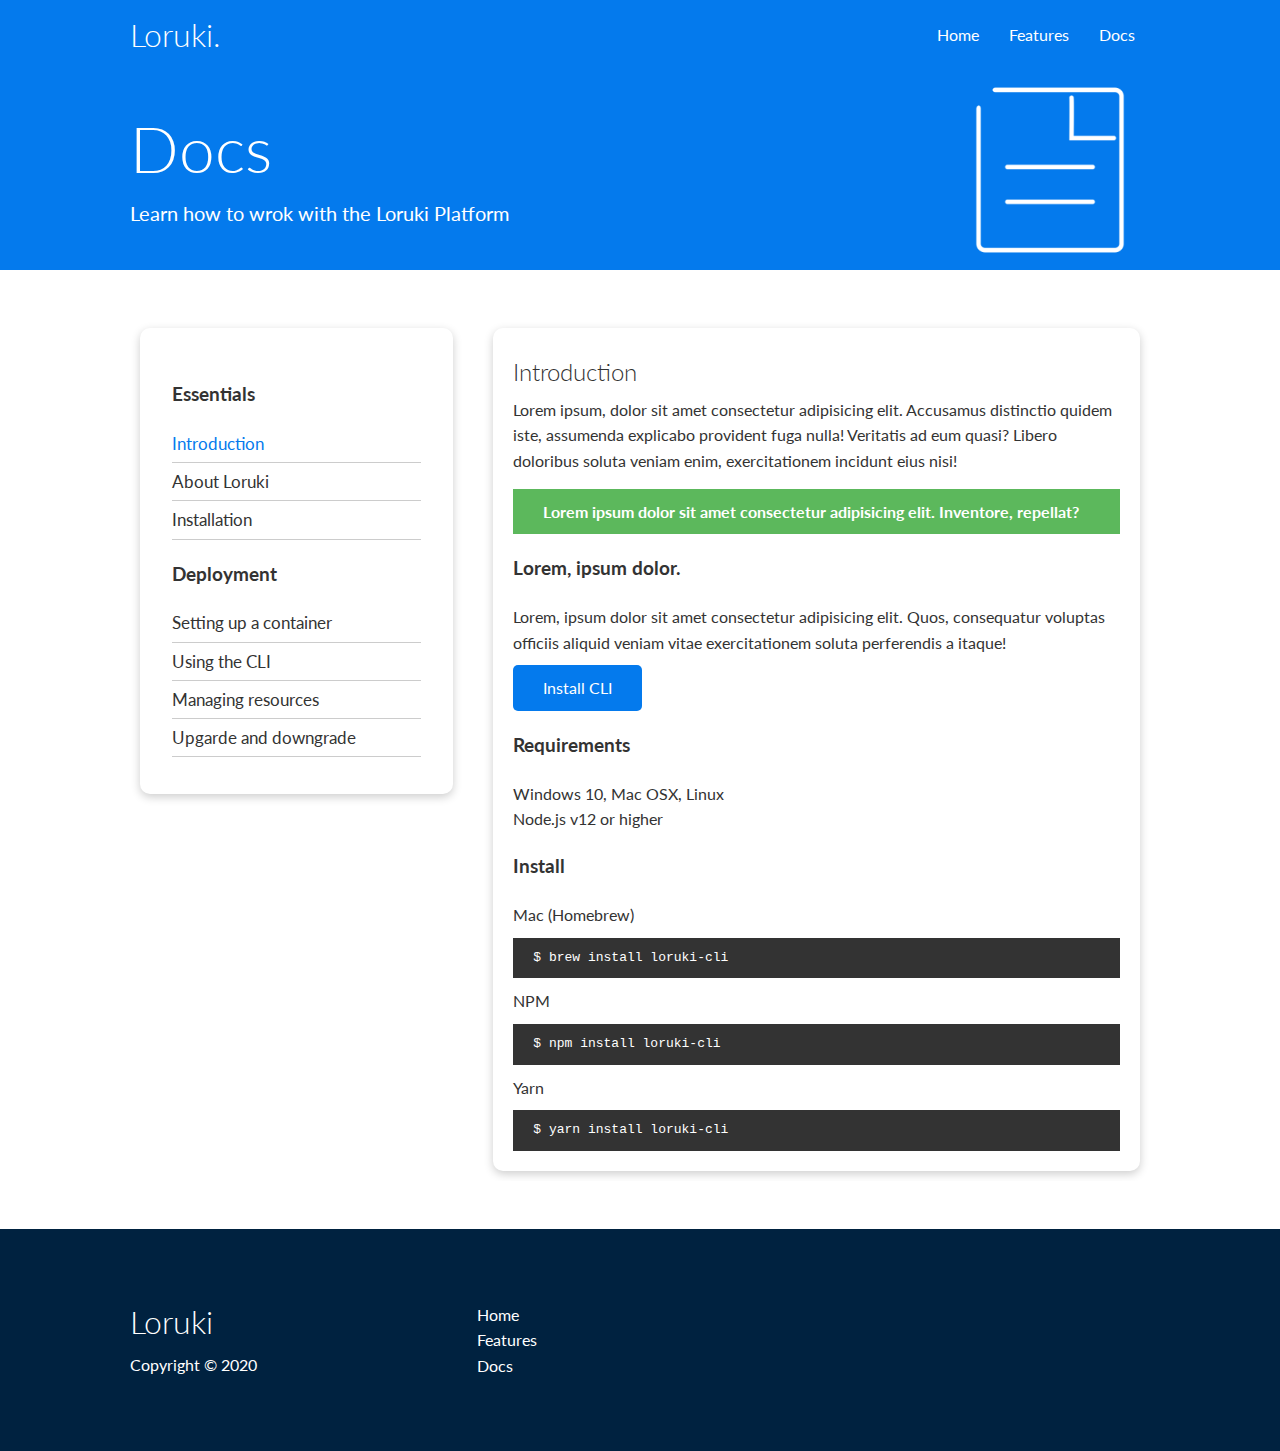
<file: docs.html>
<!DOCTYPE html>
<html lang="en">
<head>
    <meta charset="UTF-8">
    <meta http-equiv="X-UA-Compatible" content="IE=edge">
    <meta name="viewport" content="width=device-width, initial-scale=1.0">
    <link rel="stylesheet" href="css/style.css">
    <link rel="stylesheet" href="https://cdnjs.cloudflare.com/ajax/libs/font-awesome/5.15.3/css/all.min.css" integrity="sha512-iBBXm8fW90+nuLcSKlbmrPcLa0OT92xO1BIsZ+ywDWZCvqsWgccV3gFoRBv0z+8dLJgyAHIhR35VZc2oM/gI1w==" crossorigin="anonymous" referrerpolicy="no-referrer" />
    <title>Loruki | Cloud Hosting For Everyone</title>
</head>
<body>
    <!--navbar-->
    <div class="navbar">
        <div class="container flex">
        <h1 class="logo">Loruki.</h1>
        <nav>
            <ul>
                <li><a href="index.html">Home</a></li>
                <li><a href="features.html">Features</a></li>
                <li><a href="docs.html">Docs</a></li>
            </ul>
        </nav>
    </div>
    </div>

    <!--head-->
    <section class="docs-head bg-primary">
        <div class="container grid">
            <div>
                <h1 class="xl">Docs</h1>
                <p class="lead">
                    Learn how to wrok with the Loruki Platform
                </p>
            </div>
            <img src="images/docs.png">
        </div>
    </section>

    <!--main-->
    <section class="docs-main my-4">
        <div class="container grid">
            <div class="card bg0light p-3">
                <h3 class="my-2">Essentials</h3>
                <nav>
                    <ul>
                        <li><a  class="text-primary" href="#">Introduction</a></li>
                        <li><a href="#">About Loruki</a></li>
                        <li><a href="#">Installation</a></li>
                    </ul>
                </nav>

                <h3 class="my-2">Deployment</h3>
                <nav>
                    <ul>
                        <li><a href="#">Setting up a container</a></li>
                        <li><a href="#">Using the CLI</a></li>
                        <li><a href="#">Managing resources</a></li>
                        <li><a href="#">Upgarde and downgrade</a></li>
                    </ul>
                </nav>
            </div>
            <div class="card">
                <h2>Introduction</h2>
                <p>Lorem ipsum, dolor sit amet consectetur adipisicing elit. Accusamus distinctio quidem iste, assumenda explicabo provident fuga nulla! Veritatis ad eum quasi? Libero doloribus soluta veniam enim, exercitationem incidunt eius nisi!</p>
                <div class="alert alert-success">
                    <i class="fas fa-info"></i>Lorem ipsum dolor sit amet consectetur adipisicing elit. Inventore, repellat?
                </div>
                <h3>Lorem, ipsum dolor.</h3>
                <p>Lorem, ipsum dolor sit amet consectetur adipisicing elit. Quos, consequatur voluptas officiis aliquid veniam vitae exercitationem soluta perferendis a itaque!</p>
                <a href="#" class="btn btn-primary">Install CLI</a>
                <h3>Requirements</h3>
                <ul>
                    <li>Windows 10, Mac OSX, Linux</li>
                    <li>Node.js v12 or higher</li>
                </ul>

                <h3>Install</h3>
                <p>Mac (Homebrew)</p>
                <pre><code>$ brew install loruki-cli</code></pre>
                <p>NPM</p>
                <pre><code>$ npm install loruki-cli</code></pre>
                <p>Yarn</p>
                <pre><code>$ yarn install loruki-cli</code></pre>
            </div>
        </div>
    </section>

    <!--footer-->
    <footer class="footer bg-dark py-5">
        <div class="container grid grid-3">
            <div>
                <h1>Loruki</h1>
                <p>Copyright &copy; 2020</p>
            </div>
            <nav>
                <ul>
                    <li><a href="index.html">Home</a></li>
                    <li><a href="features.html">Features</a></li>
                    <li><a href="docs.html">Docs</a></li>
                </ul>
            </nav>
            <div class="social">
                <a href="#"><i class="fab fa-github fa-2x"></i></a>
                <a href="#"><i class="fab fa-instagram fa-2x"></i></a>
            </div>
        </div>
    </footer>
</body>
</html>
</file>
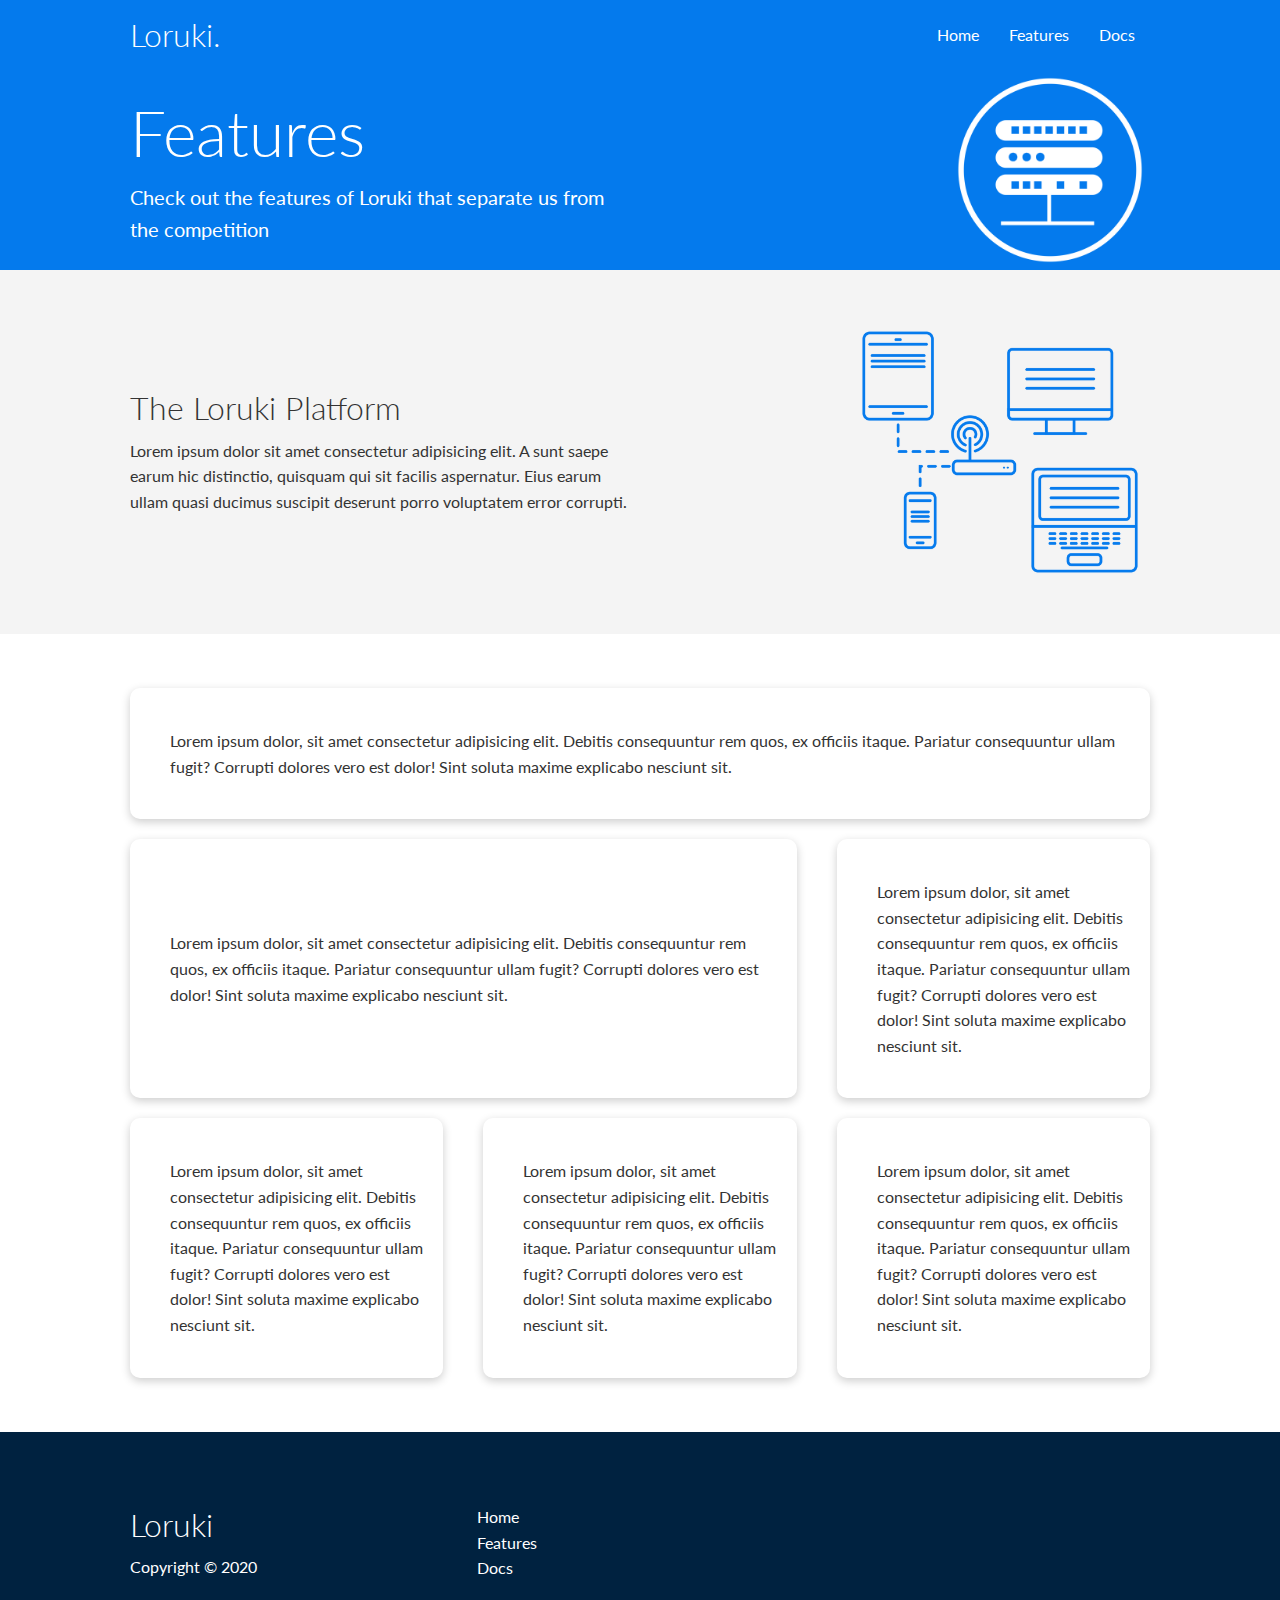
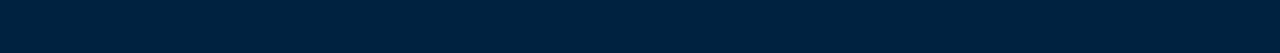
<file: features.html>
<!DOCTYPE html>
<html lang="en">
<head>
    <meta charset="UTF-8">
    <meta http-equiv="X-UA-Compatible" content="IE=edge">
    <meta name="viewport" content="width=device-width, initial-scale=1.0">
    <link rel="stylesheet" href="css/style.css">
    <link rel="stylesheet" href="https://cdnjs.cloudflare.com/ajax/libs/font-awesome/5.15.3/css/all.min.css" integrity="sha512-iBBXm8fW90+nuLcSKlbmrPcLa0OT92xO1BIsZ+ywDWZCvqsWgccV3gFoRBv0z+8dLJgyAHIhR35VZc2oM/gI1w==" crossorigin="anonymous" referrerpolicy="no-referrer" />
    <title>Loruki | Cloud Hosting For Everyone</title>
</head>
<body>
    <!--navbar-->
    <div class="navbar">
        <div class="container flex">
        <h1 class="logo">Loruki.</h1>
        <nav>
            <ul>
                <li><a href="index.html">Home</a></li>
                <li><a href="features.html">Features</a></li>
                <li><a href="docs.html">Docs</a></li>
            </ul>
        </nav>
    </div>
    </div>

    <!--head-->
    <section class="features-head bg-primary">
        <div class="container grid">
            <div>
                <h1 class="xl">Features</h1>
                <p class="lead">
                    Check out the features of Loruki that separate us from the competition
                </p>
            </div>
            <img src="images/server.png">
        </div>
    </section>

    <!--sub head-->
    <section class="features-sub-head bg-light py-3">
        <div class="container grid">
            <div>
                <h1 class="md">The Loruki Platform</h1>
                <p>
                    Lorem ipsum dolor sit amet consectetur adipisicing elit. A sunt saepe earum hic distinctio, quisquam qui sit facilis aspernatur. Eius earum ullam quasi ducimus suscipit deserunt porro voluptatem error corrupti.
                </p>
            </div>
            <img src="images/server2.png">
        </div>
    </section>

    <!--main-->
    <section class="features-main my-2">
        <div class="container grid grid-3">
            <div class="card flex">
                <i class="fas fa-server fa-3x"></i>
                <p>Lorem ipsum dolor, sit amet consectetur adipisicing elit. Debitis consequuntur rem quos, ex officiis itaque. Pariatur consequuntur ullam fugit? Corrupti dolores vero est dolor! Sint soluta maxime explicabo nesciunt sit.</p>
            </div>
            <div class="card flex">
                <i class="fas fa-network-wired fa-3x"></i>
                <p>Lorem ipsum dolor, sit amet consectetur adipisicing elit. Debitis consequuntur rem quos, ex officiis itaque. Pariatur consequuntur ullam fugit? Corrupti dolores vero est dolor! Sint soluta maxime explicabo nesciunt sit.</p>
            </div>
            <div class="card flex">
                <i class="fas fa-server fa-3x"></i>
                <p>Lorem ipsum dolor, sit amet consectetur adipisicing elit. Debitis consequuntur rem quos, ex officiis itaque. Pariatur consequuntur ullam fugit? Corrupti dolores vero est dolor! Sint soluta maxime explicabo nesciunt sit.</p>
            </div>
            <div class="card flex">
                <i class="fas fa-laptop-code fa-3x"></i>
                <p>Lorem ipsum dolor, sit amet consectetur adipisicing elit. Debitis consequuntur rem quos, ex officiis itaque. Pariatur consequuntur ullam fugit? Corrupti dolores vero est dolor! Sint soluta maxime explicabo nesciunt sit.</p>
            </div>
            <div class="card flex">
                <i class="fas fa-database fa-3x"></i>
                <p>Lorem ipsum dolor, sit amet consectetur adipisicing elit. Debitis consequuntur rem quos, ex officiis itaque. Pariatur consequuntur ullam fugit? Corrupti dolores vero est dolor! Sint soluta maxime explicabo nesciunt sit.</p>
            </div>
            <div class="card flex">
                <i class="fas fa-power-off fa-3x"></i>
                <p>Lorem ipsum dolor, sit amet consectetur adipisicing elit. Debitis consequuntur rem quos, ex officiis itaque. Pariatur consequuntur ullam fugit? Corrupti dolores vero est dolor! Sint soluta maxime explicabo nesciunt sit.</p>
            </div>
        </div>
    </section>

    <!--footer-->
    <footer class="footer bg-dark py-5">
        <div class="container grid grid-3">
            <div>
                <h1>Loruki</h1>
                <p>Copyright &copy; 2020</p>
            </div>
            <nav>
                <ul>
                    <li><a href="index.html">Home</a></li>
                    <li><a href="features.html">Features</a></li>
                    <li><a href="docs.html">Docs</a></li>
                </ul>
            </nav>
            <div class="social">
                <a href="#"><i class="fab fa-github fa-2x"></i></a>
                <a href="#"><i class="fab fa-instagram fa-2x"></i></a>
            </div>
        </div>
    </footer>
</body>
</html>
</file>
<file: css/style.css>
@import url('https://fonts.googleapis.com/css2?family=Lato:wght@300&display=swap');

:root {
  --primary-color: #047aed;
  --secondary-color: #1c3fa8;
  --dark-color: #002240;
  --light-color: #f4f4f4;
  --success-color: #5cb85c;
  --error-color: #d9534f;
}

* {
  box-sizing: border-box;
  padding: 0;
  margin: 0;
}

body {
  font-family: 'Lato', sans-serif;
  color: #333;
  line-height: 1.6;
}

ul {
  list-style-type: none;
}

a {
  text-decoration: none;
  color: #333;
}

h1,
h2 {
  font-weight: 300;
  line-height: 1.2;
  margin: 10px 0;
}

p {
  margin: 10px 0;
}

img {
  width: 100%;
}

code,
pre {
  background: #333;
  color: #fff;
  padding: 10px;
}

.hidden {
  visibility: hidden;
  height: 0;
}

/* Navbar */
.navbar {
  background-color: var(--primary-color);
  color: #fff;
  height: 70px;
}

.navbar ul {
  display: flex;
}

.navbar a {
  color: #fff;
  padding: 10px;
  margin: 0 5px;
}

.navbar a:hover {
  border-bottom: 2px #fff solid;
}

.navbar .flex {
  justify-content: space-between;
}

/* Showcase */
.showcase {
  height: 400px;
  background-color: var(--primary-color);
  color: #fff;
  position: relative;
}

.showcase h1 {
  font-size: 40px;
}

.showcase p {
  margin: 20px 0;
}

.showcase .grid {
  overflow: visible;
  grid-template-columns: 55% auto;
  gap: 30px;
}

.showcase-text {
  animation: slideInFromLeft 1s ease-in;
}

.showcase-form {
  position: relative;
  top: 60px;
  height: 350px;
  width: 400px;
  padding: 40px;
  z-index: 100;
  justify-self: flex-end;
  animation: slideInFromRight 1s ease-in;
}

.showcase-form .form-control {
  margin: 30px 0;
}

.showcase-form input[type='text'],
.showcase-form input[type='email'] {
  border: 0;
  border-bottom: 1px solid #b4becb;
  width: 100%;
  padding: 3px;
  font-size: 16px;
}

.showcase-form input:focus {
  outline: none;
}

.showcase::before,
.showcase::after {
  content: '';
  position: absolute;
  height: 100px;
  bottom: -70px;
  right: 0;
  left: 0;
  background: #fff;
  transform: skewY(-3deg);
  -webkit-transform: skewY(-3deg);
  -moz-transform: skewY(-3deg);
  -ms-transform: skewY(-3deg);
}

/* Stats */
.stats {
  padding-top: 100px;
  animation: slideInFromBottom 1s ease-in;
}

.stats-heading {
  max-width: 500px;
  margin: auto;
}

.stats .grid h3 {
  font-size: 35px;
}

.stats .grid p {
  font-size: 20px;
  font-weight: bold;
}

/* Cli */
.cli .grid {
  grid-template-columns: repeat(3, 1fr);
  grid-template-rows: repeat(2, 1fr);
}

.cli .grid > *:first-child {
  grid-column: 1 / span 2;
  grid-row: 1 / span 2;
}

/* Cloud */
.cloud .grid {
  grid-template-columns: 4fr 3fr;
}

/* Languages */

.languages .flex {
  flex-wrap: wrap;
}

.languages .card {
  text-align: center;
  margin: 18px 10px 40px;
  transition: transform 0.2s ease-in;
}

.languages .card h4 {
  font-size: 20px;
  margin-bottom: 10px;
}

.languages .card:hover {
  transform: translateY(-15px);
}

/* Features */
.features-head img,
.docs-head img {
  width: 200px;
  justify-self: flex-end;
}

.features-sub-head img {
  width: 300px;
  justify-self: flex-end;
}

.features-main .card > i {
  margin-right: 20px;
}

.features-main .grid {
  padding: 30px;
}

.features-main .grid > *:first-child {
  grid-column: 1 / span 3;
}

.features-main .grid > *:nth-child(2) {
  grid-column: 1 / span 2;
}

/* Docs */
.docs-main h3 {
  margin: 20px 0;
}

.docs-main .grid {
  grid-template-columns: 1fr 2fr;
  align-items: flex-start;
}

.docs-main nav li {
  font-size: 17px;
  padding-bottom: 5px;
  margin-bottom: 5px;
  border-bottom: 1px #ccc solid;
}

.docs-main a:hover {
  font-weight: bold;
}

/* Footer */
.footer .social a {
  margin: 0 10px;
}

/* Animations */
@keyframes slideInFromLeft {
  0% {
    transform: translateX(-100%);
  }

  100% {
    transform: translateX(0);
  }
}

@keyframes slideInFromRight {
  0% {
    transform: translateX(100%);
  }

  100% {
    transform: translateX(0);
  }
}

@keyframes slideInFromTop {
  0% {
    transform: translateY(-100%);
  }

  100% {
    transform: translateX(0);
  }
}

@keyframes slideInFromBottom {
  0% {
    transform: translateY(100%);
  }

  100% {
    transform: translateX(0);
  }
}

/* Tablets and under */
@media (max-width: 768px) {
  .grid,
  .showcase .grid,
  .stats .grid,
  .cli .grid,
  .cloud .grid,
  .features-main .grid,
  .docs-main .grid {
    grid-template-columns: 1fr;
    grid-template-rows: 1fr;
  }

  .showcase {
    height: auto;
  }

  .showcase-text {
    text-align: center;
    margin-top: 40px;
    animation: slideInFromTop 1s ease-in;
  }

  .showcase-form {
    justify-self: center;
    margin: auto;
    animation: slideInFromBottom 1s ease-in;
  }

  .cli .grid > *:first-child {
    grid-column: 1;
    grid-row: 1;
  }

  .features-head,
  .features-sub-head,
  .docs-head {
    text-align: center;
  }

  .features-head img,
  .features-sub-head img,
  .docs-head img {
    justify-self: center;
  }

  .features-main .grid > *:first-child,
  .features-main .grid > *:nth-child(2) {
    grid-column: 1;
  }
}

/* Mobile */
@media (max-width: 500px) {
  .navbar {
    height: 110px;
  }

  .navbar .flex {
    flex-direction: column;
  }

  .navbar ul {
    padding: 10px;
    background-color: rgba(0, 0, 0, 0.1);
  }
  
  .showcase-form {
    width: 300px;
  }
}
.container {
    max-width: 1100px;
    margin: 0 auto;
    overflow: auto;
    padding: 0 40px;
  }
  
  .card {
    background-color: #fff;
    color: #333;
    border-radius: 10px;
    box-shadow: 0 3px 10px rgba(0, 0, 0, 0.2);
    padding: 20px;
    margin: 10px;
  }
  
  .btn {
    display: inline-block;
    padding: 10px 30px;
    cursor: pointer;
    background: var(--primary-color);
    color: #fff;
    border: none;
    border-radius: 5px;
  }
  
  .btn-outline {
    background-color: transparent;
    border: 1px #fff solid;
  }
  
  .btn:hover {
    transform: scale(0.98);
  }
  
  /* Backgrounds & colored buttons */
  .bg-primary,
  .btn-primary {
    background-color: var(--primary-color);
    color: #fff;
  }
  
  .bg-secondary,
  .btn-secondary {
    background-color: var(--secondary-color);
    color: #fff;
  }
  
  .bg-dark,
  .btn-dark {
    background-color: var(--dark-color);
    color: #fff;
  }
  
  .bg-light,
  .btn-light {
    background-color: var(--light-color);
    color: #333;
  }
  
  .bg-primary a,
  .btn-primary a,
  .bg-secondary a,
  .btn-secondary a,
  .bg-dark a,
  .btn-dark a {
    color: #fff;
  }
  
  /* Text colors */
  .text-primary {
    color: var(--primary-color);
  }
  
  .text-secondary {
    color: var(--secondary-color);
  }
  
  .text-dark {
    color: var(--dark-color);
  }
  
  .text-light {
    color: var(--light-color);
  }
  
  /* Text sizes */
  .lead {
    font-size: 20px;
  }
  
  .sm {
    font-size: 1rem;
  }
  
  .md {
    font-size: 2rem;
  }
  
  .lg {
    font-size: 3rem;
  }
  
  .xl {
    font-size: 4rem;
  }
  
  .text-center {
    text-align: center;
  }
  
  /* Alert */
  .alert {
    background-color: var(--light-color);
    padding: 10px 20px;
    font-weight: bold;
    margin: 15px 0;
  }
  
  .alert i {
    margin-right: 10px;
  }
  
  .alert-success {
    background-color: var(--success-color);
    color: #fff;
  }
  
  .alert-error {
    background-color: var(--error-color);
    color: #fff;
  }
  
  .flex {
    display: flex;
    justify-content: center;
    align-items: center;
    height: 100%;
  }
  
  .grid {
    display: grid;
    grid-template-columns: repeat(2, 1fr);
    gap: 20px;
    justify-content: center;
    align-items: center;
    height: 100%;
  }
  
  .grid-3 {
    grid-template-columns: repeat(3, 1fr);
  }
  
  /* Margin */
  .my-1 {
    margin: 1rem 0;
  }
  
  .my-2 {
    margin: 1.5rem 0;
  }
  
  .my-3 {
    margin: 2rem 0;
  }
  
  .my-4 {
    margin: 3rem 0;
  }
  
  .my-5 {
    margin: 4rem 0;
  }
  
  .m-1 {
    margin: 1rem;
  }
  
  .m-2 {
    margin: 1.5rem;
  }
  
  .m-3 {
    margin: 2rem;
  }
  
  .m-4 {
    margin: 3rem;
  }
  
  .m-5 {
    margin: 4rem;
  }
  
  /* Padding */
  .py-1 {
    padding: 1rem 0;
  }
  
  .py-2 {
    padding: 1.5rem 0;
  }
  
  .py-3 {
    padding: 2rem 0;
  }
  
  .py-4 {
    padding: 3rem 0;
  }
  
  .py-5 {
    padding: 4rem 0;
  }
  
  .p-1 {
    padding: 1rem;
  }
  
  .p-2 {
    padding: 1.5rem;
  }
  
  .p-3 {
    padding: 2rem;
  }
  
  .p-4 {
    padding: 3rem;
  }
  
  .p-5 {
    padding: 4rem;
  }
</file>
